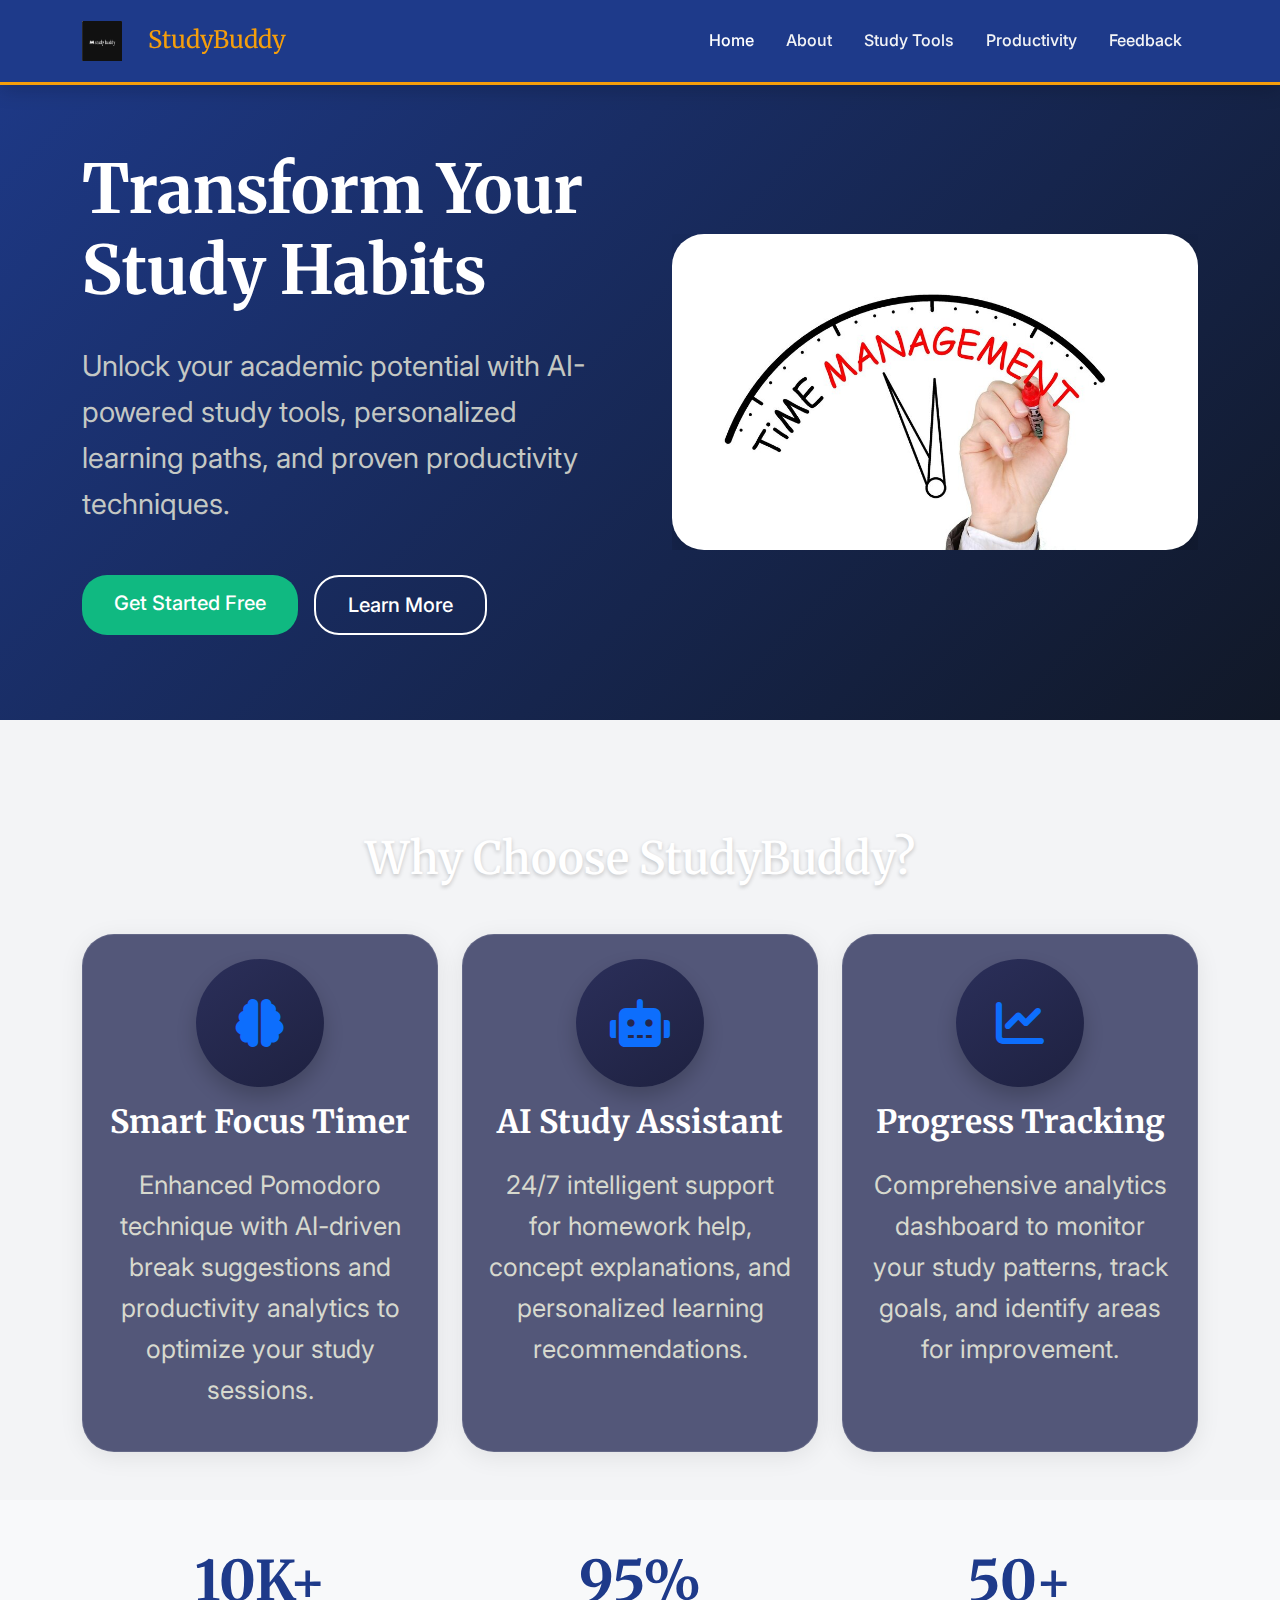
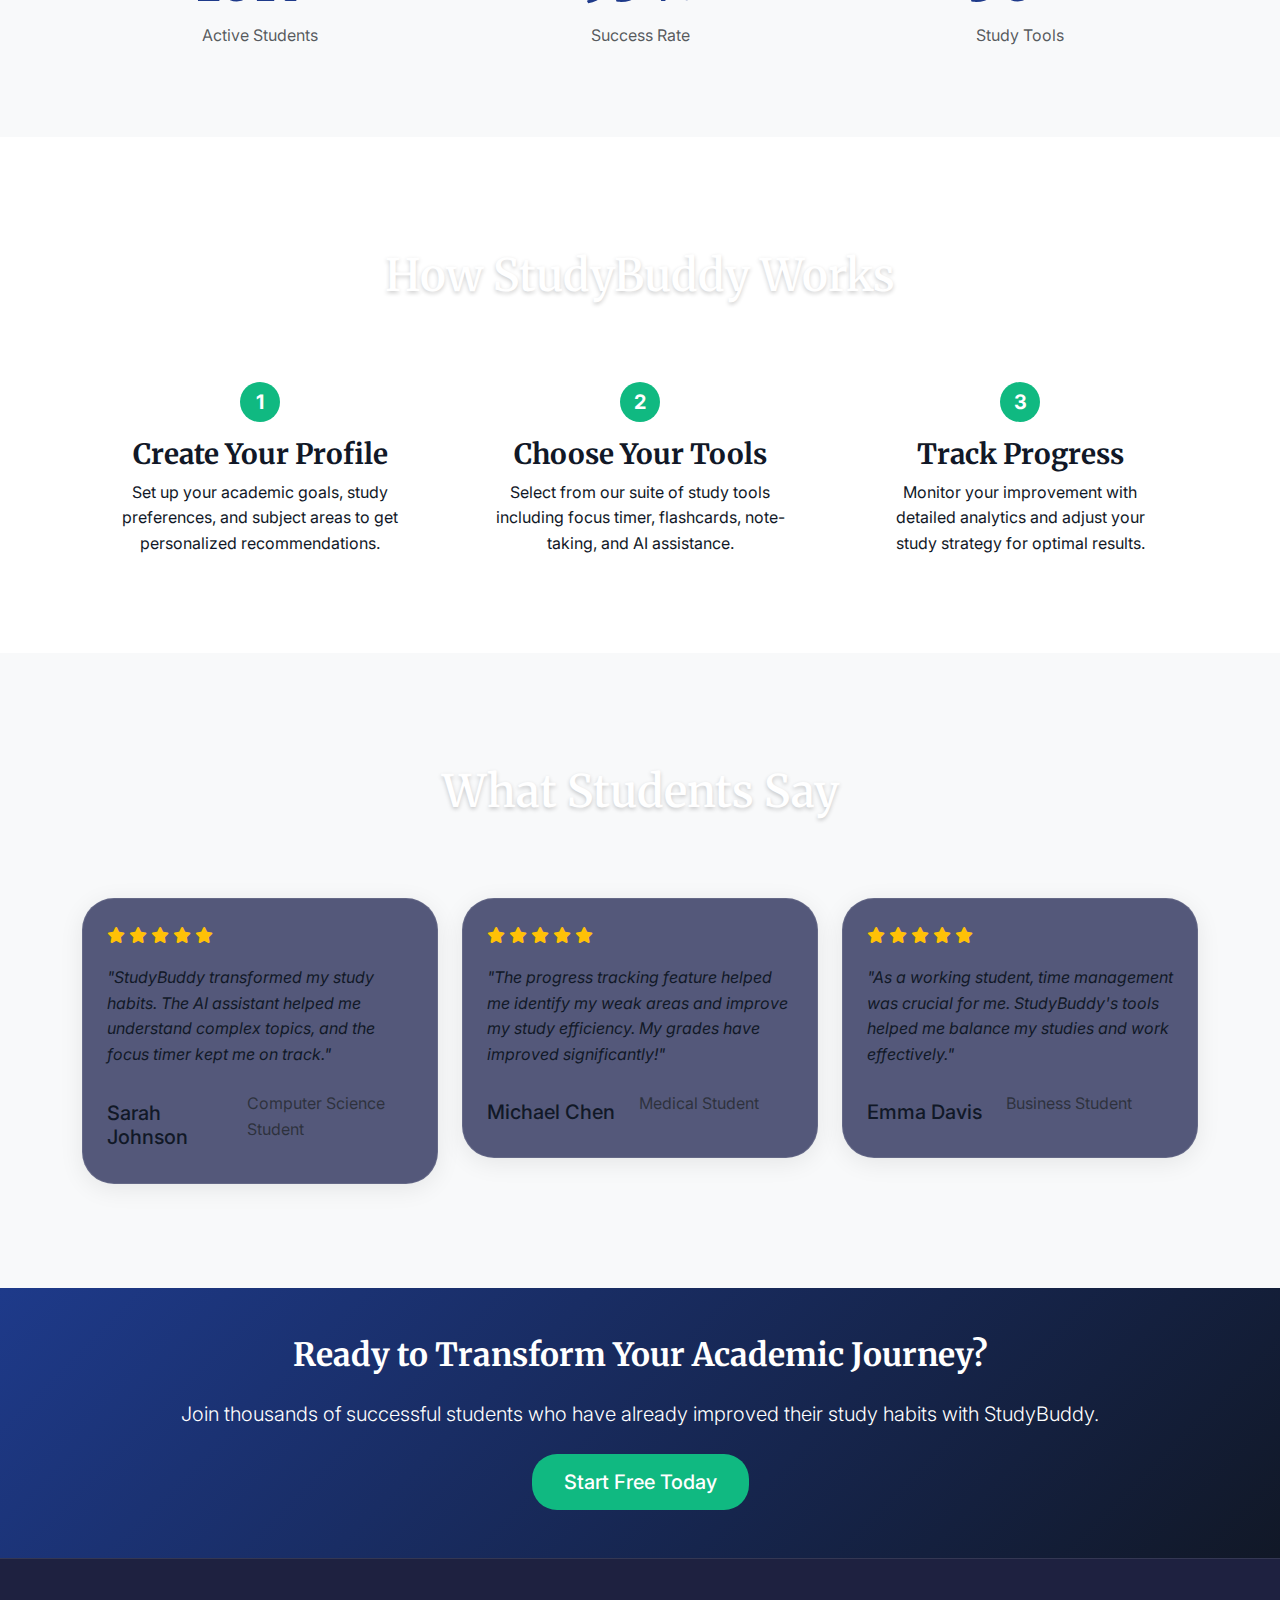
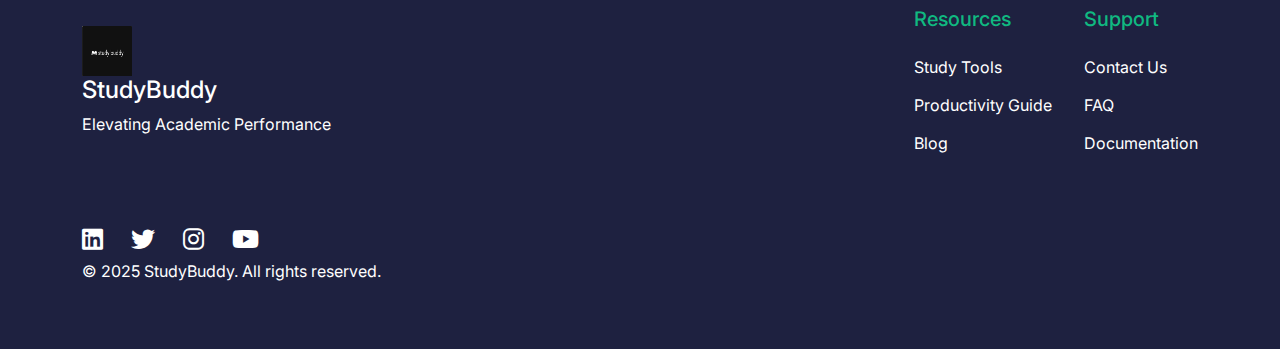
<file: index.html>
<!DOCTYPE html>
<html lang="en">
<head>
  <meta charset="UTF-8">
  <meta name="viewport" content="width=device-width, initial-scale=1.0">
  <title>StudyBuddy - Academic Success Platform</title>
  <!-- Bootstrap CSS -->
  <link href="https://cdn.jsdelivr.net/npm/bootstrap@5.3.0-alpha1/dist/css/bootstrap.min.css" rel="stylesheet">
  <!-- Google Fonts -->
  <link href="https://fonts.googleapis.com/css2?family=Inter:wght@400;500;700&family=Merriweather:wght@700&display=swap" rel="stylesheet">
  <!-- Font Awesome Icons -->
  <link rel="stylesheet" href="https://cdnjs.cloudflare.com/ajax/libs/font-awesome/6.0.0-beta3/css/all.min.css">
  <!-- Custom CSS -->
  <link rel="stylesheet" href="style.css">
</head>
<body>

  <!-- Navigation Bar -->
  <nav class="navbar navbar-expand-lg navbar-dark fixed-top">
    <div class="container">
      <a class="navbar-brand" href="index.html">
        <img src="./assets/images/logo.png" alt="StudyBuddy Logo" width="40" height="40" class="d-inline-block align-top">
        <span class="brand-text">StudyBuddy</span>
      </a>
      <button class="navbar-toggler" type="button" data-bs-toggle="collapse" data-bs-target="#navbarNav">
        <span class="navbar-toggler-icon"></span>
      </button>
      <div class="collapse navbar-collapse" id="navbarNav">
        <ul class="navbar-nav ms-auto">
          <li class="nav-item"><a class="nav-link active" href="index.html">Home</a></li>
          <li class="nav-item"><a class="nav-link" href="about.html">About</a></li>
          <li class="nav-item"><a class="nav-link" href="study-now.html">Study Tools</a></li>
          <li class="nav-item"><a class="nav-link" href="procrastination.html">Productivity</a></li>
          <li class="nav-item"><a class="nav-link" href="feedback.html">Feedback</a></li>
        </ul>
      </div>
    </div>
  </nav>

  <!-- Hero Section -->
  <section class="hero">
    <div class="container">
      <div class="hero-content">
        <div class="hero-text">
          <h1 class="hero-title">Transform Your Study Habits</h1>
          <p class="hero-subtitle">Unlock your academic potential with AI-powered study tools, personalized learning paths, and proven productivity techniques.</p>
          <div class="cta-group">
            <a href="study-now.html" class="btn btn-primary btn-lg">Get Started Free</a>
            <a href="#features" class="btn btn-outline-secondary btn-lg">Learn More</a>
          </div>
        </div>
        <div class="hero-image">
          <div id="studyCarousel" class="carousel slide" data-bs-ride="carousel" data-bs-interval="3000">
            <div class="carousel-inner">
              <div class="carousel-item active">
                <img src="./assets/images/study1.jpg" class="d-block w-100" alt="Study Image 1">
              </div>
              <div class="carousel-item">
                <img src="./assets/images/study2.jpg" class="d-block w-100" alt="Study Image 2">
              </div>
            </div>
            <button class="carousel-control-prev" type="button" data-bs-target="#studyCarousel" data-bs-slide="prev">
              <span class="carousel-control-prev-icon" aria-hidden="true"></span>
              <span class="visually-hidden">Previous</span>
            </button>
            <button class="carousel-control-next" type="button" data-bs-target="#studyCarousel" data-bs-slide="next">
              <span class="carousel-control-next-icon" aria-hidden="true"></span>
              <span class="visually-hidden">Next</span>
            </button>
          </div>
        </div>
      </div>
    </div>
  </section>

  <!-- Features Section -->
  <section id="features" class="features py-5">
    <div class="container">
      <h2 class="section-title text-center mb-5">Why Choose StudyBuddy?</h2>
      <div class="row features-grid g-4">
        <div class="col-md-4">
          <div class="feature-card h-100 p-4">
            <div class="feature-icon mb-3">
              <i class="fas fa-brain fa-2x text-primary"></i>
            </div>
            <h3>Smart Focus Timer</h3>
            <p>Enhanced Pomodoro technique with AI-driven break suggestions and productivity analytics to optimize your study sessions.</p>
          </div>
        </div>
        <div class="col-md-4">
          <div class="feature-card h-100 p-4">
            <div class="feature-icon mb-3">
              <i class="fas fa-robot fa-2x text-primary"></i>
            </div>
            <h3>AI Study Assistant</h3>
            <p>24/7 intelligent support for homework help, concept explanations, and personalized learning recommendations.</p>
          </div>
        </div>
        <div class="col-md-4">
          <div class="feature-card h-100 p-4">
            <div class="feature-icon mb-3">
              <i class="fas fa-chart-line fa-2x text-primary"></i>
            </div>
            <h3>Progress Tracking</h3>
            <p>Comprehensive analytics dashboard to monitor your study patterns, track goals, and identify areas for improvement.</p>
          </div>
        </div>
      </div>
    </div>
  </section>

  <!-- Statistics Section -->
  <section class="statistics bg-light py-5">
    <div class="container">
      <div class="row text-center">
        <div class="col-md-4 mb-4">
          <h2 class="display-4 fw-bold">10K+</h2>
          <p class="text-muted">Active Students</p>
        </div>
        <div class="col-md-4 mb-4">
          <h2 class="display-4 fw-bold">95%</h2>
          <p class="text-muted">Success Rate</p>
        </div>
        <div class="col-md-4 mb-4">
          <h2 class="display-4 fw-bold">50+</h2>
          <p class="text-muted">Study Tools</p>
        </div>
      </div>
    </div>
  </section>

  <!-- How It Works Section -->
  <section class="how-it-works py-5">
    <div class="container">
      <h2 class="section-title text-center mb-5">How StudyBuddy Works</h2>
      <div class="row g-4">
        <div class="col-md-4">
          <div class="step-card text-center">
            <div class="step-number mb-3">1</div>
            <h3>Create Your Profile</h3>
            <p>Set up your academic goals, study preferences, and subject areas to get personalized recommendations.</p>
          </div>
        </div>
        <div class="col-md-4">
          <div class="step-card text-center">
            <div class="step-number mb-3">2</div>
            <h3>Choose Your Tools</h3>
            <p>Select from our suite of study tools including focus timer, flashcards, note-taking, and AI assistance.</p>
          </div>
        </div>
        <div class="col-md-4">
          <div class="step-card text-center">
            <div class="step-number mb-3">3</div>
            <h3>Track Progress</h3>
            <p>Monitor your improvement with detailed analytics and adjust your study strategy for optimal results.</p>
          </div>
        </div>
      </div>
    </div>
  </section>

  <!-- Testimonial Section -->
  <section class="testimonials bg-light py-5">
    <div class="container">
      <h2 class="section-title text-center mb-5">What Students Say</h2>
      <div class="row">
        <div class="col-md-4 mb-4">
          <div class="testimonial-card p-4">
            <div class="stars mb-3">
              <i class="fas fa-star text-warning"></i>
              <i class="fas fa-star text-warning"></i>
              <i class="fas fa-star text-warning"></i>
              <i class="fas fa-star text-warning"></i>
              <i class="fas fa-star text-warning"></i>
            </div>
            <p class="testimonial-text">"StudyBuddy transformed my study habits. The AI assistant helped me understand complex topics, and the focus timer kept me on track."</p>
            <div class="testimonial-author">
              <h5 class="mb-0">Sarah Johnson</h5>
              <p class="text-muted">Computer Science Student</p>
            </div>
          </div>
        </div>
        <div class="col-md-4 mb-4">
          <div class="testimonial-card p-4">
            <div class="stars mb-3">
              <i class="fas fa-star text-warning"></i>
              <i class="fas fa-star text-warning"></i>
              <i class="fas fa-star text-warning"></i>
              <i class="fas fa-star text-warning"></i>
              <i class="fas fa-star text-warning"></i>
            </div>
            <p class="testimonial-text">"The progress tracking feature helped me identify my weak areas and improve my study efficiency. My grades have improved significantly!"</p>
            <div class="testimonial-author">
              <h5 class="mb-0">Michael Chen</h5>
              <p class="text-muted">Medical Student</p>
            </div>
          </div>
        </div>
        <div class="col-md-4 mb-4">
          <div class="testimonial-card p-4">
            <div class="stars mb-3">
              <i class="fas fa-star text-warning"></i>
              <i class="fas fa-star text-warning"></i>
              <i class="fas fa-star text-warning"></i>
              <i class="fas fa-star text-warning"></i>
              <i class="fas fa-star text-warning"></i>
            </div>
            <p class="testimonial-text">"As a working student, time management was crucial for me. StudyBuddy's tools helped me balance my studies and work effectively."</p>
            <div class="testimonial-author">
              <h5 class="mb-0">Emma Davis</h5>
              <p class="text-muted">Business Student</p>
            </div>
          </div>
        </div>
      </div>
    </div>
  </section>

  <!-- CTA Section -->
  <section class="cta py-5">
    <div class="container text-center">
      <h2 class="mb-4">Ready to Transform Your Academic Journey?</h2>
      <p class="lead mb-4">Join thousands of successful students who have already improved their study habits with StudyBuddy.</p>
      <a href="study-now.html" class="btn btn-primary btn-lg">Start Free Today</a>
    </div>
  </section>

  <!-- Footer -->
  <footer class="footer">
    <div class="container">
      <div class="footer-content">
        <div class="footer-brand">
          <img src="./assets/images/logo.png" alt="StudyBuddy Logo" width="50" height="50">
          <h4>StudyBuddy</h4>
          <p>Elevating Academic Performance</p>
        </div>
        <div class="footer-links">
          <div class="link-group">
            <h5>Resources</h5>
            <ul>
              <li><a href="study-now.html">Study Tools</a></li>
              <li><a href="procrastination.html">Productivity Guide</a></li>
              <li><a href="#">Blog</a></li>
            </ul>
          </div>
          <div class="link-group">
            <h5>Support</h5>
            <ul>
              <li><a href="feedback.html">Contact Us</a></li>
              <li><a href="#">FAQ</a></li>
              <li><a href="#">Documentation</a></li>
            </ul>
          </div>
        </div>
      </div>
      <div class="footer-bottom">
        <div class="social-links">
          <a href="#"><i class="fab fa-linkedin"></i></a>
          <a href="#"><i class="fab fa-twitter"></i></a>
          <a href="#"><i class="fab fa-instagram"></i></a>
          <a href="#"><i class="fab fa-youtube"></i></a>
        </div>
        <p class="copyright">&copy; 2025 StudyBuddy. All rights reserved.</p>
      </div>
    </div>
  </footer>

  <!-- Bootstrap JS and Popper.js -->
  <script src="https://cdn.jsdelivr.net/npm/bootstrap@5.3.0-alpha1/dist/js/bootstrap.bundle.min.js"></script>
  <!-- Custom JS -->
  <script src="script.js"></script>
</body>
</html>
</file>
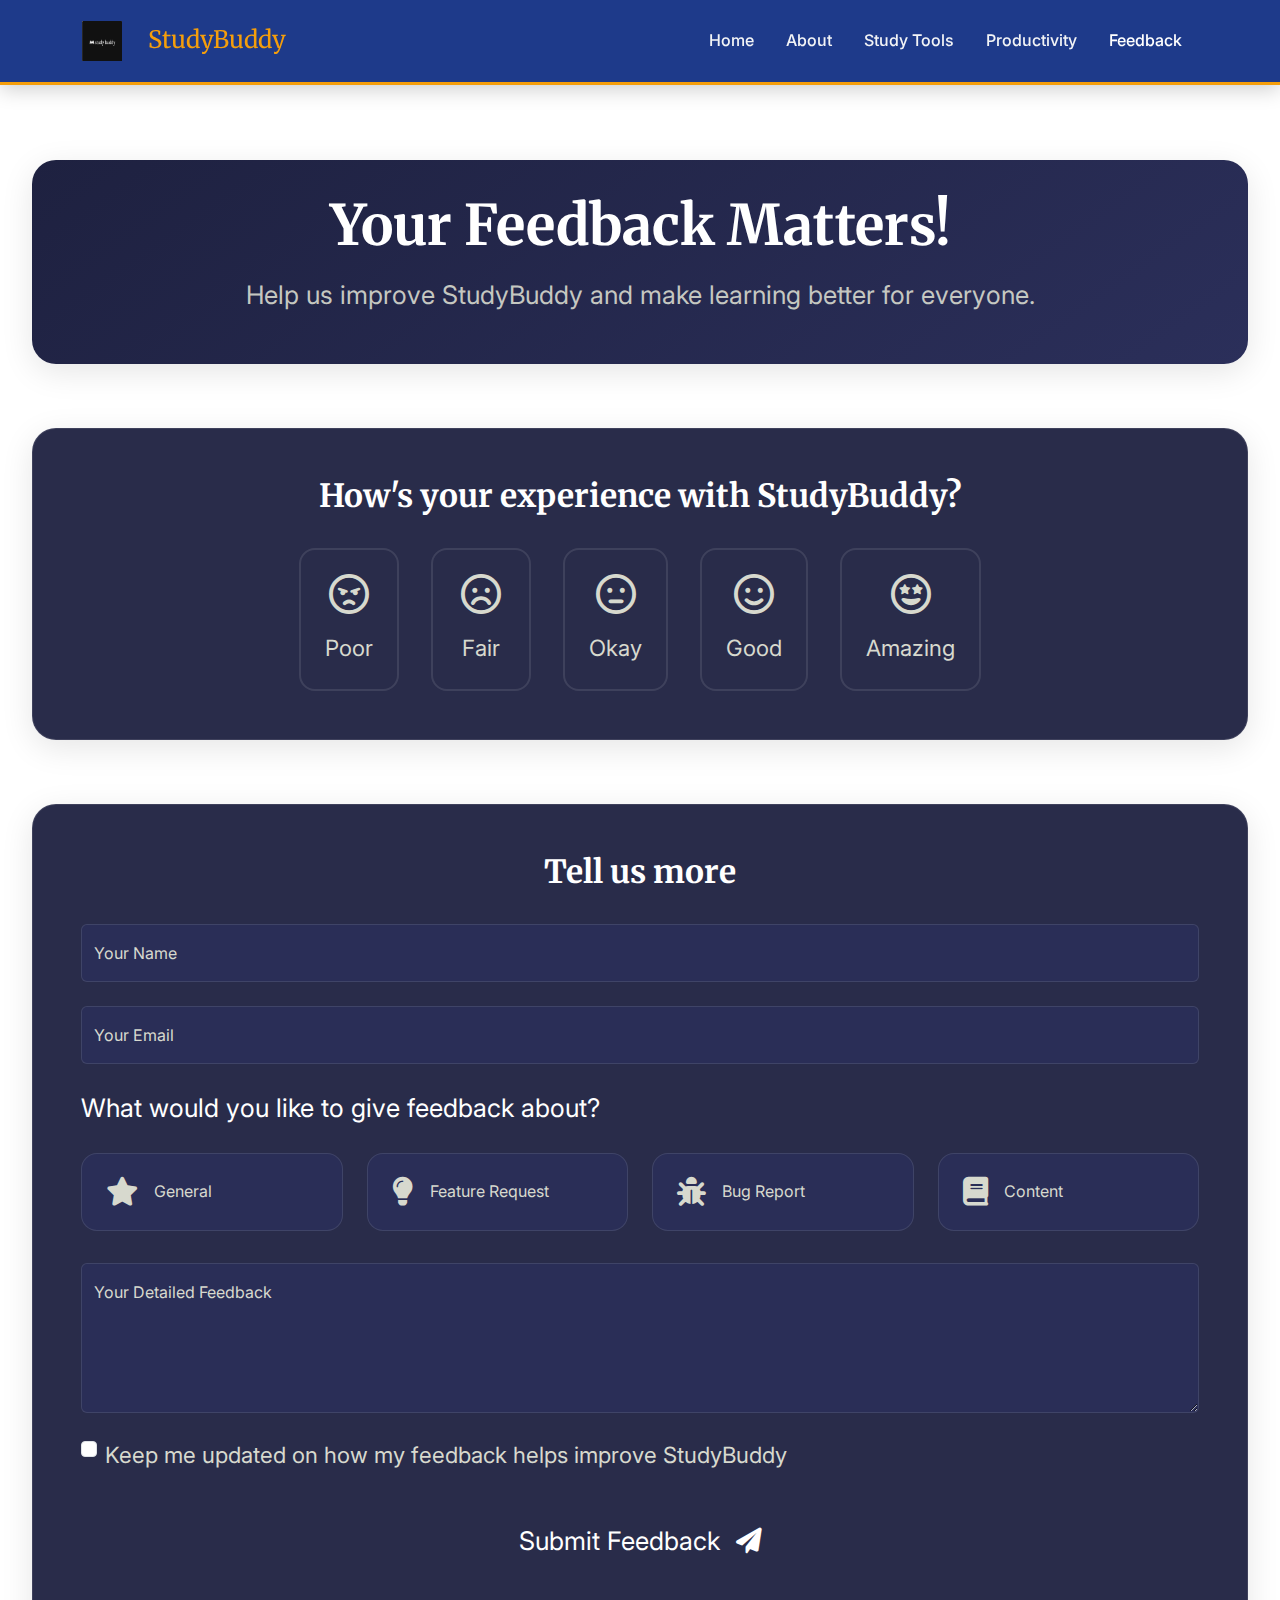
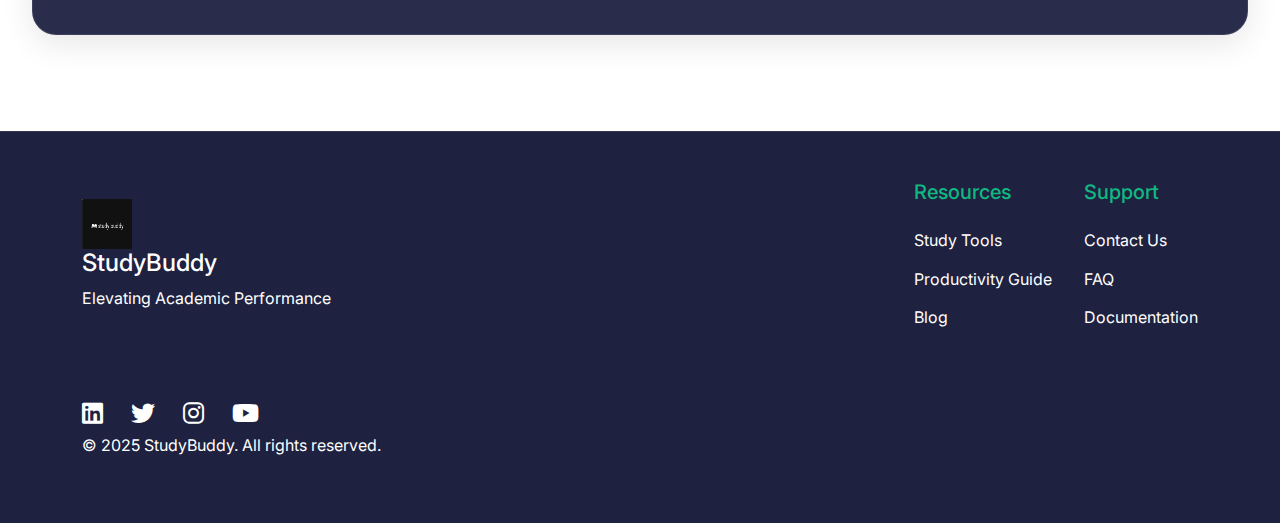
<file: feedback.html>
<!DOCTYPE html>
<html lang="en">
<head>
    <meta charset="UTF-8">
    <meta name="viewport" content="width=device-width, initial-scale=1.0">
    <title>StudyBuddy - Share Your Feedback</title>
    <!-- Bootstrap CSS -->
    <link href="https://cdn.jsdelivr.net/npm/bootstrap@5.3.0-alpha1/dist/css/bootstrap.min.css" rel="stylesheet">
    <!-- Google Fonts -->
    <link href="https://fonts.googleapis.com/css2?family=Inter:wght@400;500;700&family=Merriweather:wght@700&display=swap" rel="stylesheet">
    <!-- Font Awesome Icons -->
    <link rel="stylesheet" href="https://cdnjs.cloudflare.com/ajax/libs/font-awesome/6.0.0-beta3/css/all.min.css">
    <!-- Custom CSS -->
    <link rel="stylesheet" href="style.css">
</head>
<body>
    <!-- Navigation Bar -->
    <nav class="navbar navbar-expand-lg navbar-dark fixed-top">
        <div class="container">
            <a class="navbar-brand" href="index.html">
                <img src="./assets/images/logo.png" alt="StudyBuddy Logo" width="40" height="40" class="d-inline-block align-top">
                <span class="brand-text">StudyBuddy</span>
            </a>
            <button class="navbar-toggler" type="button" data-bs-toggle="collapse" data-bs-target="#navbarNav">
                <span class="navbar-toggler-icon"></span>
            </button>
            <div class="collapse navbar-collapse" id="navbarNav">
                <ul class="navbar-nav ms-auto">
                    <li class="nav-item"><a class="nav-link" href="index.html">Home</a></li>
                    <li class="nav-item"><a class="nav-link" href="about.html">About</a></li>
                    <li class="nav-item"><a class="nav-link" href="study-now.html">Study Tools</a></li>
                    <li class="nav-item"><a class="nav-link" href="procrastination.html">Productivity</a></li>
                    <li class="nav-item"><a class="nav-link active" href="feedback.html">Feedback</a></li>
                </ul>
            </div>
        </div>
    </nav>

    <!-- Main Content -->
    <div class="feedback-container">
        <div class="feedback-header">
            <h1>Your Feedback Matters!</h1>
            <p>Help us improve StudyBuddy and make learning better for everyone.</p>
        </div>

        <!-- Quick Reaction Section -->
        <div class="quick-reaction">
            <h3>How's your experience with StudyBuddy?</h3>
            <div class="reaction-buttons">
                <button class="reaction-btn" data-rating="1">
                    <i class="far fa-angry"></i>
                    <span>Poor</span>
                </button>
                <button class="reaction-btn" data-rating="2">
                    <i class="far fa-frown"></i>
                    <span>Fair</span>
                </button>
                <button class="reaction-btn" data-rating="3">
                    <i class="far fa-meh"></i>
                    <span>Okay</span>
                </button>
                <button class="reaction-btn" data-rating="4">
                    <i class="far fa-smile"></i>
                    <span>Good</span>
                </button>
                <button class="reaction-btn" data-rating="5">
                    <i class="far fa-grin-stars"></i>
                    <span>Amazing</span>
                </button>
            </div>
        </div>

        <!-- Detailed Feedback Form -->
        <div class="feedback-form-container">
            <form id="feedbackForm" class="feedback-form">
                <div class="form-section">
                    <h3>Tell us more</h3>
                    
                    <div class="form-floating mb-4">
                        <input type="text" class="form-control" id="name" placeholder="Your Name" required>
                        <label for="name">Your Name</label>
                    </div>

                    <div class="form-floating mb-4">
                        <input type="email" class="form-control" id="email" placeholder="Your Email" required>
                        <label for="email">Your Email</label>
                    </div>

                    <div class="category-select mb-4">
                        <label>What would you like to give feedback about?</label>
                        <div class="category-buttons">
                            <button type="button" class="category-btn" data-category="general">
                                <i class="fas fa-star"></i>
                                General
                            </button>
                            <button type="button" class="category-btn" data-category="feature">
                                <i class="fas fa-lightbulb"></i>
                                Feature Request
                            </button>
                            <button type="button" class="category-btn" data-category="bug">
                                <i class="fas fa-bug"></i>
                                Bug Report
                            </button>
                            <button type="button" class="category-btn" data-category="content">
                                <i class="fas fa-book"></i>
                                Content
                            </button>
                        </div>
                    </div>

                    <div class="form-floating mb-4">
                        <textarea class="form-control" id="feedback" placeholder="Your Feedback" style="height: 150px" required></textarea>
                        <label for="feedback">Your Detailed Feedback</label>
                    </div>

                    <div class="form-check mb-4">
                        <input class="form-check-input" type="checkbox" id="subscribe">
                        <label class="form-check-label" for="subscribe">
                            Keep me updated on how my feedback helps improve StudyBuddy
                        </label>
                    </div>

                    <button type="submit" class="submit-btn">
                        <span class="submit-text">Submit Feedback</span>
                        <span class="submit-icon"><i class="fas fa-paper-plane"></i></span>
                    </button>
                </div>
            </form>
        </div>

        <!-- Success Message (Hidden by default) -->
        <div class="success-message" style="display: none;">
            <div class="success-content">
                <i class="fas fa-check-circle"></i>
                <h2>Thank You!</h2>
                <p>Your feedback has been submitted successfully. We appreciate your help in making StudyBuddy better!</p>
                <button class="close-success-btn">Back to Feedback</button>
            </div>
        </div>
    </div>

    <!-- Footer -->
    <footer class="footer">
        <div class="container">
            <div class="footer-content">
                <div class="footer-brand">
                    <img src="./assets/images/logo.png" alt="StudyBuddy Logo" width="50" height="50">
                    <h4>StudyBuddy</h4>
                    <p>Elevating Academic Performance</p>
                </div>
                <div class="footer-links">
                    <div class="link-group">
                        <h5>Resources</h5>
                        <ul>
                            <li><a href="study-now.html">Study Tools</a></li>
                            <li><a href="procrastination.html">Productivity Guide</a></li>
                            <li><a href="#">Blog</a></li>
                        </ul>
                    </div>
                    <div class="link-group">
                        <h5>Support</h5>
                        <ul>
                            <li><a href="feedback.html">Contact Us</a></li>
                            <li><a href="#">FAQ</a></li>
                            <li><a href="#">Documentation</a></li>
                        </ul>
                    </div>
                </div>
            </div>
            <div class="footer-bottom">
                <div class="social-links">
                    <a href="#"><i class="fab fa-linkedin"></i></a>
                    <a href="#"><i class="fab fa-twitter"></i></a>
                    <a href="#"><i class="fab fa-instagram"></i></a>
                    <a href="#"><i class="fab fa-youtube"></i></a>
                </div>
                <p class="copyright">&copy; 2025 StudyBuddy. All rights reserved.</p>
            </div>
        </div>
    </footer>

    <!-- Bootstrap JS -->
    <script src="https://cdn.jsdelivr.net/npm/bootstrap@5.3.0-alpha1/dist/js/bootstrap.bundle.min.js"></script>
    <!-- Custom JS -->
    <script src="src/js/feedback.js"></script>
</body>
</html>
</file>
<file: style.css>
/* General Styles */
body {
    font-family: 'Roboto', sans-serif;
    line-height: 1.6;
    margin: 0;
    padding: 0;
  }
  
  h1, h2, h3 {
    font-family: 'Poppins', sans-serif;
  }
  
  /* Navbar */
  .navbar {
    transition: background-color 0.3s ease;
  }
  
  .navbar .nav-link:hover {
    color: white !important;
  }
  
  /* Buttons */
  .btn {
    border-radius: 20px;
    transition: transform 0.3s ease;
  }
  
  .btn:hover {
    transform: scale(1.1);
  }
  
  /* Hero Section */
  .hero {
    min-height: 50vh;
    display: flex;
    align-items: center;
    justify-content: center;
  }
  
  .hero .col-md-6 {
    padding: 2rem;
  }
  
  .hero .carousel {
    max-width: 100%;
    height: auto;
  }
  
  /* Features Section */
  .features i {
    transition: transform 0.3s ease;
  }
  
  .features i:hover {
    transform: scale(1.2);
  }
  
  /* Footer */
  .social-icons i {
    font-size: 2rem;
    transition: color 0.3s ease;
  }
  
  .social-icons i:hover {
    color: #0d6efd;
  }


  /* General Styles */
body {
    font-family: 'Roboto', sans-serif;
    line-height: 1.6;
    margin: 0;
    padding: 0;
  }
  
  h1, h2, h3 {
    font-family: 'Poppins', sans-serif;
  }
  
  /* Navbar */
  .navbar {
    transition: background-color 0.3s ease;
  }
  
  .navbar .nav-link:hover {
    color: white !important;
  }
  
  /* Buttons */
  .btn {
    border-radius: 20px;
    transition: transform 0.3s ease;
  }
  
  .btn:hover {
    transform: scale(1.1);
  }
  
  /* About Section */
  .about img {
    max-width: 100%;
    height: auto;
  }
  
  .team img {
    width: 150px;
  }
  
  /* Testimonials Section */
  .testimonials {
    min-height: 50vh;
    display: flex;
    align-items: center;
    justify-content: center;
  }
  
  .overlay {
    background-color: rgba(0, 0, 0, 0.5);
    padding: 2rem;
  }
  
  /* Footer */
  .social-icons i {
    font-size: 2rem;
    transition: color 0.3s ease;
  }
  
  .social-icons i:hover {
    color: #0d6efd;
  }


  /* Color Scheme */
:root {
    --primary-color: #1E3A8A; /* Darker blue for prominence */
    --secondary-color: #10B981; /* Green for accents */
    --accent-color: #F59E0B; /* Amber for highlights */
    --dark-color: #111827; /* Darker background */
    --light-color: #F3F4F6; /* Light gray for backgrounds */
    --gray-color: #6B7280; /* Neutral gray */
}
  
  /* Typography */
  body {
    font-family: 'Inter', sans-serif;
    color: var(--dark-color);
    line-height: 1.6;
  }
  
  h1, h2, h3 {
    font-family: 'Merriweather', serif;
    font-weight: 700;
  }
  
  /* Navigation */
  .navbar {
    background: var(--primary-color);
    padding: 1rem 0;
    box-shadow: 0 4px 20px rgba(0,0,0,0.2);
    border-bottom: 3px solid var(--accent-color);
  }
  
  .navbar-brand img {
    margin-right: 0.5rem;
  }
  
  .brand-text {
    font-family: 'Merriweather', serif;
    font-size: 1.5rem;
    margin-left: 0.8rem;
    color: var(--accent-color);
  }
  
  .nav-link {
    font-weight: 500;
    padding: 0.5rem 1rem !important;
    transition: color 0.3s ease;
    color: var(--light-color);
  }
  
  .nav-link:hover {
    color: var(--accent-color);
  }
  
  /* Hero Section */
  .hero {
    padding: 8rem 0 4rem;
    background: linear-gradient(135deg, var(--primary-color) 0%, var(--dark-color) 100%);
    color: white;
    min-height: 80vh;
    display: flex;
    align-items: center;
  }
  
  .hero-content {
    display: grid;
    grid-template-columns: 1fr 1fr;
    gap: 4rem;
    align-items: center;
  }
  
  .hero-title {
    font-size: 3.5rem;
    margin-bottom: 1.5rem;
    line-height: 1.2;
  }
  
  .hero-subtitle {
    font-size: 1.25rem;
    margin-bottom: 2rem;
    opacity: 0.9;
  }
  
  .cta-group {
    display: flex;
    gap: 1rem;
  }
  
  /* Features Section */
  .features {
    padding: 5rem 0;
    background: var(--light-color);
  }
  
  .section-title {
    color: var(--primary-color);
    font-size: 2.5rem;
    margin-bottom: 3rem;
    margin-top: 2rem;
    padding-top: 2rem;
  }
  
  .feature-card {
    background: white;
    padding: 2.5rem;
    border-radius: 15px;
    box-shadow: 0 5px 25px rgba(0,0,0,0.08);
    transition: transform 0.3s ease;
    text-align: center;
  }
  
  .feature-card:hover {
    transform: translateY(-5px);
  }
  
  .feature-icon {
    color: var(--secondary-color);
    margin-bottom: 1.5rem;
  }
  
  /* Statistics Section */
  .statistics {
    padding: 5rem 0;
  }
  
  .statistics .display-4 {
    color: var(--primary-color);
    font-weight: 700;
    margin-bottom: 0.5rem;
  }
  
  /* How It Works Section */
  .how-it-works {
    padding: 5rem 0;
  }
  
  .step-card {
    padding: 2rem;
    position: relative;
  }
  
  .step-number {
    width: 40px;
    height: 40px;
    background: var(--secondary-color);
    color: white;
    border-radius: 50%;
    display: flex;
    align-items: center;
    justify-content: center;
    font-size: 1.25rem;
    font-weight: bold;
    margin: 0 auto 1.5rem;
  }
  
  /* Testimonials Section */
  .testimonial-card {
    background: white;
    border-radius: 15px;
    box-shadow: 0 5px 25px rgba(0,0,0,0.08);
    margin-bottom: 2rem;
  }
  
  .testimonial-text {
    font-style: italic;
    margin-bottom: 1.5rem;
  }
  
  .stars {
    color: #ffc107;
  }
  
  /* CTA Section */
  .cta {
    background: linear-gradient(135deg, var(--primary-color) 0%, var(--dark-color) 100%);
    color: white;
    padding: 5rem 0;
  }
  
  /* Buttons */
  .btn {
    padding: 0.8rem 2rem;
    border-radius: 25px;
    transition: all 0.3s ease;
    font-weight: 500;
  }
  
  .btn-primary {
    background: var(--secondary-color);
    border: none;
  }
  
  .btn-primary:hover {
    background: var(--accent-color);
    transform: translateY(-2px);
  }
  
  .btn-outline-secondary {
    border: 2px solid white;
    color: white;
  }
  
  .btn-outline-secondary:hover {
    background: white;
    color: var(--primary-color);
  }
  
  /* Footer */
  .footer {
    background: var(--dark-color);
    color: white;
    padding: 4rem 0 2rem;
  }
  
  .footer-content {
    display: grid;
    grid-template-columns: 2fr 3fr;
    gap: 4rem;
    margin-bottom: 3rem;
  }
  
  .footer-links {
    display: grid;
    grid-template-columns: repeat(2, 1fr);
    gap: 2rem;
  }
  
  .link-group h5 {
    color: var(--secondary-color);
    margin-bottom: 1.5rem;
  }
  
  .link-group ul {
    list-style: none;
    padding: 0;
  }
  
  .link-group ul li {
    margin-bottom: 0.8rem;
  }
  
  .link-group a {
    color: white;
    text-decoration: none;
    transition: color 0.3s ease;
  }
  
  .link-group a:hover {
    color: var(--secondary-color);
  }
  
  .social-links a {
    color: white;
    font-size: 1.5rem;
    margin-right: 1.5rem;
    transition: color 0.3s ease;
  }
  
  .social-links a:hover {
    color: var(--secondary-color);
  }
  
  /* Dark Mode */
  .dark-mode {
    background-color: #121212;
    color: #ffffff;
  }
  
  .dark-mode .feature-card {
    background: #1E1E1E;
  }
  
  /* Responsive Design */
  @media (max-width: 992px) {
    .hero-content {
      grid-template-columns: 1fr;
      text-align: center;
      gap: 2rem;
    }
    
    .hero-image {
      max-width: 80%;
      margin: 0 auto;
    }

    .cta-group {
      justify-content: center;
    }

    .footer-content {
      grid-template-columns: 1fr;
      gap: 2rem;
    }
  }

  @media (max-width: 768px) {
    .hero-title {
      font-size: 2.5rem;
    }

    .footer-links {
      grid-template-columns: 1fr;
    }
  }

  /* Procrastination Page Styles */
.procrastination-container {
  margin-top: 8rem;
  padding-bottom: 4rem;
}

.section-title {
  color: #fff;
  font-size: 2.8rem;
  margin-bottom: 3rem;
  text-align: center;
  font-weight: 600;
}

/* Triggers Section */
.triggers-section,
.techniques-section,
.video-section,
.motivation-section {
  margin-bottom: 5rem;
  padding: 2rem;
  background: rgba(30, 33, 64, 0.9);
  border-radius: 1rem;
  box-shadow: 0 4px 12px rgba(0, 0, 0, 0.2);
}

.triggers-grid,
.techniques-grid {
  display: grid;
  grid-template-columns: repeat(auto-fit, minmax(280px, 1fr));
  gap: 2rem;
  padding: 1rem;
}

.trigger-card,
.technique-card {
  background: #2b2f5a;
  padding: 2rem;
  border-radius: 1rem;
  text-align: center;
  transition: transform 0.3s ease;
}

.trigger-card:hover,
.technique-card:hover {
  transform: translateY(-5px);
}

.trigger-card i,
.technique-card i {
  font-size: 3rem;
  color: var(--color-red);
  margin-bottom: 1.5rem;
}

.trigger-card h3,
.technique-card h3 {
  color: #fff;
  font-size: 1.8rem;
  margin-bottom: 1rem;
}

.trigger-card p,
.technique-card p {
  color: #d7d9ce;
  font-size: 1.4rem;
  line-height: 1.6;
}

.solution {
  margin-top: 1.5rem;
  padding-top: 1.5rem;
  border-top: 1px solid rgba(215, 217, 206, 0.1);
}

.solution h4 {
  color: var(--color-red);
  font-size: 1.6rem;
  margin-bottom: 0.8rem;
}

/* Video Section */
.video-container {
  aspect-ratio: 16/9;
  width: 100%;
  max-width: 800px;
  margin: 0 auto;
  background: #2b2f5a;
  border-radius: 1rem;
}

/* Updated Procrastination Page Styles */
.procrastination-container {
  margin-top: 8rem;
  padding-bottom: 4rem;
  min-height: calc(100vh - 20rem); /* Account for footer */
}

.section-title {
  color: #fff;
  font-size: 2.8rem;
  margin-bottom: 3rem;
  text-align: center;
  font-weight: 600;
  text-shadow: 0 2px 4px rgba(0, 0, 0, 0.2);
}

/* Updated Section Backgrounds */
.triggers-section,
.techniques-section,
.video-section,
.motivation-section {
  margin-bottom: 5rem;
  padding: 2.5rem;
  background: rgba(30, 33, 64, 0.95);
  border-radius: 1.5rem;
  box-shadow: 0 8px 32px rgba(0, 0, 0, 0.1);
  backdrop-filter: blur(10px);
  border: 1px solid rgba(255, 255, 255, 0.1);
}

/* Updated Card Styles */
.trigger-card,
.technique-card {
  background: linear-gradient(145deg, #1e2140, #2b2f5a);
  padding: 2.5rem;
  border-radius: 1.5rem;
  text-align: center;
  transition: all 0.3s ease;
  border: 1px solid rgba(255, 255, 255, 0.05);
  box-shadow: 0 4px 15px rgba(0, 0, 0, 0.2);
}

.trigger-card:hover,
.technique-card:hover {
  transform: translateY(-5px);
  box-shadow: 0 8px 25px rgba(0, 0, 0, 0.3);
  border: 1px solid rgba(255, 255, 255, 0.1);
}

.trigger-card i,
.technique-card i {
  font-size: 3.2rem;
  color: var(--color-red);
  margin-bottom: 1.5rem;
  text-shadow: 0 2px 4px rgba(0, 0, 0, 0.2);
}

.trigger-card h3,
.technique-card h3 {
  color: #fff;
  font-size: 1.8rem;
  margin-bottom: 1rem;
  font-weight: 600;
}

.trigger-card p,
.technique-card p {
  color: #d7d9ce;
  font-size: 1.4rem;
  line-height: 1.7;
}

.solution {
  margin-top: 2rem;
  padding-top: 1.5rem;
  border-top: 1px solid rgba(215, 217, 206, 0.1);
}

.solution h4 {
  color: var(--color-red);
  font-size: 1.6rem;
  margin-bottom: 1rem;
  font-weight: 500;
}

/* Updated Quote Container */
.quote-container {
  text-align: center;
  padding: 3rem;
  background: linear-gradient(145deg, #1e2140, #2b2f5a);
  border-radius: 1.5rem;
  border: 1px solid rgba(255, 255, 255, 0.05);
  box-shadow: 0 8px 32px rgba(0, 0, 0, 0.1);
}

#random-quote {
  color: #fff;
  font-size: 2.2rem;
  font-style: italic;
  margin-bottom: 2.5rem;
  line-height: 1.6;
  text-shadow: 0 2px 4px rgba(0, 0, 0, 0.2);
}

#new-quote-btn {
  background: var(--color-red);
  border: none;
  padding: 1.2rem 2.5rem;
  font-size: 1.4rem;
  transition: all 0.3s ease;
  border-radius: 2rem;
  box-shadow: 0 4px 15px rgba(0, 0, 0, 0.2);
}

#new-quote-btn:hover {
  transform: scale(1.05);
  box-shadow: 0 6px 20px rgba(0, 0, 0, 0.3);
}

/* Footer Styles */
.footer {
  background: #1e2140;
  padding: 3rem 0;
  margin-top: auto;
  border-top: 1px solid rgba(255, 255, 255, 0.1);
}

.footer-content {
  display: flex;
  justify-content: space-between;
  align-items: center;
  flex-wrap: wrap;
  gap: 2rem;
}

.footer-links {
  display: flex;
  gap: 2rem;
}

.footer-link {
  color: #d7d9ce;
  text-decoration: none;
  transition: color 0.3s ease;
  font-size: 1.4rem;
}

.footer-link:hover {
  color: var(--color-red);
}

.footer-social {
  display: flex;
  gap: 1.5rem;
}

.social-link {
  color: #d7d9ce;
  font-size: 1.8rem;
  transition: all 0.3s ease;
}

.social-link:hover {
  color: var(--color-red);
  transform: translateY(-3px);
}

/* Responsive Design */
@media (max-width: 768px) {
  .procrastination-container {
      margin-top: 6rem;
      padding: 0 1.5rem;
  }

  .section-title {
      font-size: 2.4rem;
  }

  .trigger-card,
  .technique-card {
      padding: 2rem;
  }

  #random-quote {
      font-size: 1.8rem;
  }

  .footer-content {
      flex-direction: column;
      text-align: center;
  }

  .footer-links {
      flex-direction: column;
      gap: 1rem;
  }
}


/* Feedback Page Styles */
.feedback-container {
  margin-top: 8rem;
  padding: 2rem;
  min-height: calc(100vh - 30rem);
}

.feedback-header {
  text-align: center;
  margin-bottom: 4rem;
  padding: 2rem;
  background: linear-gradient(145deg, #1e2140, #2b2f5a);
  border-radius: 1.5rem;
  box-shadow: 0 8px 32px rgba(0, 0, 0, 0.1);
}

.feedback-header h1 {
  color: #fff;
  font-size: 3.5rem;
  margin-bottom: 1rem;
  font-weight: 700;
}

.feedback-header p {
  color: #d7d9ce;
  font-size: 1.6rem;
  opacity: 0.9;
}

/* Quick Reaction Section */
.quick-reaction {
  background: rgba(30, 33, 64, 0.95);
  padding: 3rem;
  border-radius: 1.5rem;
  margin-bottom: 4rem;
  text-align: center;
  box-shadow: 0 8px 32px rgba(0, 0, 0, 0.1);
  border: 1px solid rgba(255, 255, 255, 0.1);
}

.quick-reaction h3 {
  color: #fff;
  font-size: 2rem;
  margin-bottom: 2rem;
}

.reaction-buttons {
  display: flex;
  justify-content: center;
  gap: 2rem;
  flex-wrap: wrap;
}

.reaction-btn {
  background: transparent;
  border: 2px solid rgba(255, 255, 255, 0.1);
  border-radius: 1rem;
  padding: 1.5rem;
  color: #d7d9ce;
  cursor: pointer;
  transition: all 0.3s ease;
  display: flex;
  flex-direction: column;
  align-items: center;
  gap: 1rem;
  min-width: 100px;
}

.reaction-btn i {
  font-size: 2.5rem;
  transition: transform 0.3s ease;
}

.reaction-btn span {
  font-size: 1.4rem;
}

.reaction-btn:hover {
  transform: translateY(-5px);
  border-color: var(--color-red);
  background: rgba(250, 111, 113, 0.1);
}

.reaction-btn.selected {
  background: var(--color-red);
  border-color: var(--color-red);
  color: #fff;
}

/* Feedback Form */
.feedback-form-container {
  background: rgba(30, 33, 64, 0.95);
  padding: 3rem;
  border-radius: 1.5rem;
  margin-bottom: 4rem;
  box-shadow: 0 8px 32px rgba(0, 0, 0, 0.1);
  border: 1px solid rgba(255, 255, 255, 0.1);
}

.form-section h3 {
  color: #fff;
  font-size: 2rem;
  margin-bottom: 2rem;
  text-align: center;
}

.form-floating {
  background: transparent;
}

.form-floating input,
.form-floating textarea {
  background: rgba(43, 47, 90, 0.8);
  border: 1px solid rgba(255, 255, 255, 0.1);
  color: #fff;
}

.form-floating input:focus,
.form-floating textarea:focus {
  background: rgba(43, 47, 90, 0.9);
  border-color: var(--color-red);
  box-shadow: 0 0 0 0.25rem rgba(250, 111, 113, 0.25);
  color: #fff;
}

.form-floating label {
  color: #d7d9ce;
}

.category-select label {
  color: #fff;
  font-size: 1.6rem;
  margin-bottom: 1.5rem;
  display: block;
}

.category-buttons {
  display: grid;
  grid-template-columns: repeat(auto-fit, minmax(200px, 1fr));
  gap: 1.5rem;
  margin-bottom: 2rem;
}

.category-btn {
  background: rgba(43, 47, 90, 0.8);
  border: 1px solid rgba(255, 255, 255, 0.1);
  border-radius: 1rem;
  padding: 1.5rem;
  color: #d7d9ce;
  cursor: pointer;
  transition: all 0.3s ease;
  display: flex;
  align-items: center;
  gap: 1rem;
}

.category-btn i {
  font-size: 1.8rem;
}

.category-btn:hover {
  background: rgba(250, 111, 113, 0.1);
  border-color: var(--color-red);
  transform: translateY(-2px);
}

.category-btn.selected {
  background: var(--color-red);
  border-color: var(--color-red);
  color: #fff;
}

.form-check-label {
  color: #d7d9ce;
  font-size: 1.4rem;
}

.form-check-input:checked {
  background-color: var(--color-red);
  border-color: var(--color-red);
}

.submit-btn {
  background: var(--color-red);
  border: none;
  color: #fff;
  padding: 1.5rem 3rem;
  border-radius: 3rem;
  font-size: 1.6rem;
  cursor: pointer;
  transition: all 0.3s ease;
  display: flex;
  align-items: center;
  gap: 1rem;
  margin: 0 auto;
}

.submit-btn:hover {
  transform: translateY(-2px);
  box-shadow: 0 4px 15px rgba(250, 111, 113, 0.4);
}

/* Success Message */
.success-message {
  position: fixed;
  top: 0;
  left: 0;
  width: 100%;
  height: 100%;
  background: rgba(0, 0, 0, 0.8);
  display: flex;
  justify-content: center;
  align-items: center;
  z-index: 1000;
  opacity: 0;
  visibility: hidden;
  transition: all 0.3s ease;
}

.success-message.show {
  opacity: 1;
  visibility: visible;
}

.success-content {
  background: #1e2140;
  padding: 4rem;
  border-radius: 2rem;
  text-align: center;
  transform: translateY(20px);
  transition: all 0.3s ease;
  max-width: 500px;
  margin: 2rem;
}

.success-message.show .success-content {
  transform: translateY(0);
}

.success-content i {
  font-size: 5rem;
  color: #4CAF50;
  margin-bottom: 2rem;
}

.success-content h2 {
  color: #fff;
  font-size: 2.4rem;
  margin-bottom: 1rem;
}

.success-content p {
  color: #d7d9ce;
  font-size: 1.6rem;
  margin-bottom: 2rem;
}

.close-success-btn {
  background: var(--color-red);
  border: none;
  color: #fff;
  padding: 1rem 2rem;
  border-radius: 2rem;
  font-size: 1.4rem;
  cursor: pointer;
  transition: all 0.3s ease;
}

.close-success-btn:hover {
  transform: translateY(-2px);
  box-shadow: 0 4px 15px rgba(250, 111, 113, 0.4);
}

/* Responsive Design */
@media (max-width: 768px) {
  .feedback-header h1 {
      font-size: 2.8rem;
  }

  .reaction-buttons {
      gap: 1rem;
  }

  .reaction-btn {
      padding: 1rem;
      min-width: 80px;
  }

  .category-buttons {
      grid-template-columns: 1fr;
  }
}/* About Page Styles */
.about-hero {
  padding: 12rem 0 6rem;
  background: linear-gradient(145deg, #1e2140 0%, #2b2f5a 100%);
  position: relative;
  overflow: hidden;
}

.about-hero::before {
  content: '';
  position: absolute;
  top: 0;
  left: 0;
  width: 100%;
  height: 100%;
  background: url('../assets/images/pattern.svg') repeat;
  opacity: 0.1;
  animation: moveBackground 20s linear infinite;
}

.hero-title {
  color: #fff;
  font-size: 4.2rem;
  font-weight: 700;
  margin-bottom: 2rem;
  line-height: 1.2;
}

.hero-subtitle {
  color: #d7d9ce;
  font-size: 1.8rem;
  margin-bottom: 3rem;
  line-height: 1.6;
}

.hero-stats {
  display: grid;
  grid-template-columns: repeat(3, 1fr);
  gap: 2rem;
  margin-top: 4rem;
}

.stat-item {
  text-align: center;
  padding: 2rem;
  background: rgba(255, 255, 255, 0.1);
  border-radius: 1.5rem;
  backdrop-filter: blur(10px);
  border: 1px solid rgba(255, 255, 255, 0.1);
  transition: transform 0.3s ease;
}

.stat-item:hover {
  transform: translateY(-5px);
}

.stat-number {
  display: block;
  color: var(--color-red);
  font-size: 3rem;
  font-weight: 700;
  margin-bottom: 0.5rem;
}

.stat-label {
  color: #fff;
  font-size: 1.4rem;
}

.hero-image img {
  width: 100%;
  height: auto;
  border-radius: 2rem;
  box-shadow: 0 20px 40px rgba(0, 0, 0, 0.2);
}

/* Mission Section */
.mission-section {
  padding: 8rem 0;
  background: #1a1c36;
}

.mission-image img {
  width: 100%;
  height: auto;
  border-radius: 2rem;
  box-shadow: 0 20px 40px rgba(0, 0, 0, 0.2);
}

.mission-text {
  color: #d7d9ce;
  font-size: 1.8rem;
  line-height: 1.6;
  margin-bottom: 3rem;
}

.mission-points {
  display: flex;
  flex-direction: column;
  gap: 2rem;
}

.point {
  display: flex;
  align-items: center;
  gap: 1.5rem;
  color: #fff;
  font-size: 1.6rem;
}

.point i {
  color: var(--color-red);
  font-size: 2rem;
}

/* Features Section */
.features-section {
  padding: 8rem 0;
  background: #1e2140;
}

.feature-card {
  background: rgba(43, 47, 90, 0.8);
  padding: 3rem;
  border-radius: 2rem;
  text-align: center;
  transition: all 0.3s ease;
  height: 100%;
  border: 1px solid rgba(255, 255, 255, 0.1);
}

.feature-card:hover {
  transform: translateY(-10px);
  background: rgba(43, 47, 90, 0.95);
  border-color: var(--color-red);
}

.feature-icon {
  width: 8rem;
  height: 8rem;
  background: linear-gradient(145deg, #2b2f5a, #1e2140);
  border-radius: 50%;
  display: flex;
  align-items: center;
  justify-content: center;
  margin: 0 auto 2rem;
  box-shadow: 0 10px 20px rgba(0, 0, 0, 0.2);
}

.feature-icon i {
  font-size: 3rem;
  color: var(--color-red);
}

.feature-card h3 {
  color: #fff;
  font-size: 2rem;
  margin-bottom: 1.5rem;
}

.feature-card p {
  color: #d7d9ce;
  font-size: 1.6rem;
  line-height: 1.6;
}

/* Testimonials Section */
.testimonials-section {
  padding: 8rem 0;
  background: #1a1c36;
}

.testimonial-card {
  background: rgba(43, 47, 90, 0.8);
  padding: 3rem;
  border-radius: 2rem;
  margin: 2rem 0;
  border: 1px solid rgba(255, 255, 255, 0.1);
  transition: all 0.3s ease;
}

.testimonial-card:hover {
  transform: translateY(-5px);
  border-color: var(--color-red);
}

.testimonial-content {
  color: #fff;
  font-size: 1.6rem;
  line-height: 1.6;
  margin-bottom: 2rem;
  font-style: italic;
}

.testimonial-author {
  display: flex;
  align-items: center;
  gap: 1.5rem;
}

.testimonial-author img {
  width: 6rem;
  height: 6rem;
  border-radius: 50%;
  object-fit: cover;
}

.author-info h4 {
  color: #fff;
  font-size: 1.8rem;
  margin-bottom: 0.5rem;
}

.author-info p {
  color: #d7d9ce;
  font-size: 1.4rem;
}

/* Team Section */
.team-section {
  padding: 8rem 0;
  background: #1e2140;
}

.team-card {
  background: rgba(43, 47, 90, 0.8);
  padding: 3rem;
  border-radius: 2rem;
  text-align: center;
  transition: all 0.3s ease;
  border: 1px solid rgba(255, 255, 255, 0.1);
}

.team-card:hover {
  transform: translateY(-10px);
  border-color: var(--color-red);
}

.team-card img {
  width: 15rem;
  height: 15rem;
  border-radius: 50%;
  margin-bottom: 2rem;
  object-fit: cover;
}

.team-card h3 {
  color: #fff;
  font-size: 2rem;
  margin-bottom: 0.5rem;
}

.team-card p {
  color: #d7d9ce;
  font-size: 1.6rem;
  margin-bottom: 2rem;
}

.team-card .social-links {
  display: flex;
  justify-content: center;
  gap: 1.5rem;
}

.team-card .social-links a {
  color: #d7d9ce;
  font-size: 1.8rem;
  transition: all 0.3s ease;
}

.team-card .social-links a:hover {
  color: var(--color-red);
  transform: translateY(-3px);
}

/* CTA Section */
.cta-section {
  padding: 8rem 0;
  background: linear-gradient(145deg, #1e2140 0%, #2b2f5a 100%);
  text-align: center;
}

.cta-content {
  max-width: 800px;
  margin: 0 auto;
}

.cta-content h2 {
  color: #fff;
  font-size: 3.6rem;
  margin-bottom: 2rem;
}

.cta-content p {
  color: #d7d9ce;
  font-size: 1.8rem;
  margin-bottom: 3rem;
}

.cta-button {
  display: inline-block;
  background: var(--color-red);
  color: #fff;
  padding: 1.5rem 4rem;
  border-radius: 3rem;
  font-size: 1.8rem;
  text-decoration: none;
  transition: all 0.3s ease;
}

.cta-button:hover {
  transform: translateY(-5px);
  box-shadow: 0 10px 20px rgba(250, 111, 113, 0.4);
  color: #fff;
}

/* Responsive Design */
@media (max-width: 992px) {
  .hero-title {
      font-size: 3.6rem;
  }

  .hero-stats {
      grid-template-columns: repeat(2, 1fr);
  }
}

@media (max-width: 768px) {
  .about-hero {
      padding: 10rem 0 4rem;
  }

  .hero-title {
      font-size: 3rem;
  }

  .hero-subtitle {
      font-size: 1.6rem;
  }

  .stat-number {
      font-size: 2.4rem;
  }

  .mission-section,
  .features-section,
  .testimonials-section,
  .team-section,
  .cta-section {
      padding: 6rem 0;
  }

  .feature-card,
  .testimonial-card,
  .team-card {
      margin-bottom: 2rem;
  }
}

@media (max-width: 576px) {
  .hero-stats {
      grid-template-columns: 1fr;
  }

  .cta-content h2 {
      font-size: 2.8rem;
  }
}
</file>
